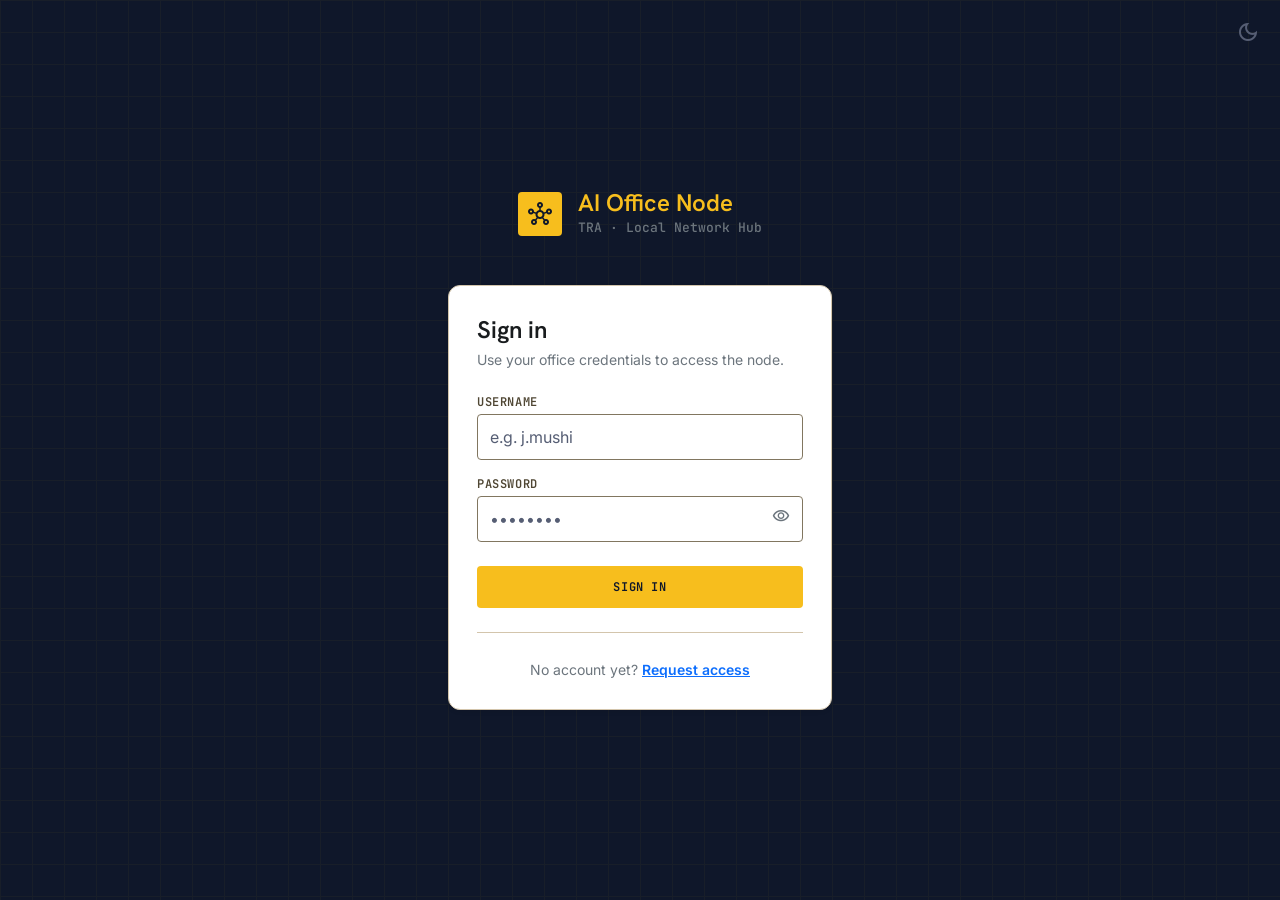
<file: frontend/index.html>
<!DOCTYPE html>
<html lang="en" data-bs-theme="light">
<head>
<meta charset="utf-8"/>
<meta content="width=device-width, initial-scale=1.0" name="viewport"/>
<title>Sign in — AI Office Node</title>
<link href="https://cdn.jsdelivr.net/npm/bootstrap@5.3.3/dist/css/bootstrap.min.css" rel="stylesheet"/>
<script src="js/theme.js"></script>
<link href="https://fonts.googleapis.com/css2?family=Inter:wght@400;500;600&family=JetBrains+Mono:wght@400;500;600&family=Hanken+Grotesk:wght@600;700;800&family=Material+Symbols+Outlined:wght,FILL@100..700,0..1&display=swap" rel="stylesheet"/>
<link rel="stylesheet" href="css/styles.css"/>
</head>
<body class="bg-sidebar vh-100 d-flex align-items-center justify-content-center position-relative overflow-hidden">
  <div class="auth-grid"></div>

  <button type="button" onclick="toggleTheme()" class="theme-toggle position-absolute top-0 end-0 m-3" title="Toggle light/dark theme">
    <span class="material-symbols-outlined" data-theme-icon>dark_mode</span>
  </button>

  <div class="position-relative w-100 w-max-sm mx-4">
    <div class="d-flex align-items-center gap-3 justify-content-center mb-5">
      <div class="icon-box bg-brand">
        <span class="material-symbols-outlined text-on-brand">hub</span>
      </div>
      <div>
        <h1 class="font-headline-md text-headline-md text-brand mb-0 lh-1">AI Office Node</h1>
        <p class="font-mono-sm text-mono-sm text-secondary mt-1 mb-0">TRA · Local Network Hub</p>
      </div>
    </div>

    <div class="bg-surface border border-soft rounded-xl p-7 shadow-sm">
      <h2 class="font-headline-md text-headline-md text-main mb-1">Sign in</h2>
      <p class="font-body-sm text-body-sm text-secondary mb-4">Use your office credentials to access the node.</p>

      <div id="login-error" hidden class="mb-3 bg-error-container border border-error text-on-error-container font-body-sm text-body-sm rounded px-3 py-2 d-flex align-items-center gap-2">
        <span class="material-symbols-outlined icon-xs">error</span>
        <span id="login-error-text">Invalid username or password.</span>
      </div>

      <form id="login-form" class="d-flex flex-column gap-3">
        <div>
          <label class="font-label-md text-label-md text-on-surface-variant d-block mb-1" for="login-username">USERNAME</label>
          <input id="login-username" type="text" required autocomplete="username"
            class="form-control py-25 font-body-md text-body-md" placeholder="e.g. j.mushi"/>
        </div>
        <div>
          <label class="font-label-md text-label-md text-on-surface-variant d-block mb-1" for="login-password">PASSWORD</label>
          <div class="position-relative">
            <input id="login-password" type="password" required autocomplete="current-password"
              class="form-control py-25 pe-5 font-body-md text-body-md" placeholder="••••••••"/>
            <button type="button" id="toggle-password" class="btn btn-link position-absolute end-0 top-50 translate-middle-y text-secondary p-2 me-1 text-decoration-none" title="Show / Hide password">
              <span class="material-symbols-outlined icon-sm" id="toggle-password-icon">visibility</span>
            </button>
          </div>
        </div>
        <button type="submit" class="btn btn-brand w-100 mt-2">SIGN IN</button>
      </form>

      <div class="mt-4 pt-4 border-top border-soft text-center">
        <span class="font-body-sm text-body-sm text-secondary">No account yet? </span>
        <a href="register.html" class="font-body-sm text-body-sm text-primary fw-semibold hover-underline">Request access</a>
      </div>
    </div>
  </div>

  <script src="js/store.js"></script>
  <script src="js/login.js"></script>
</body>
</html>
</file>
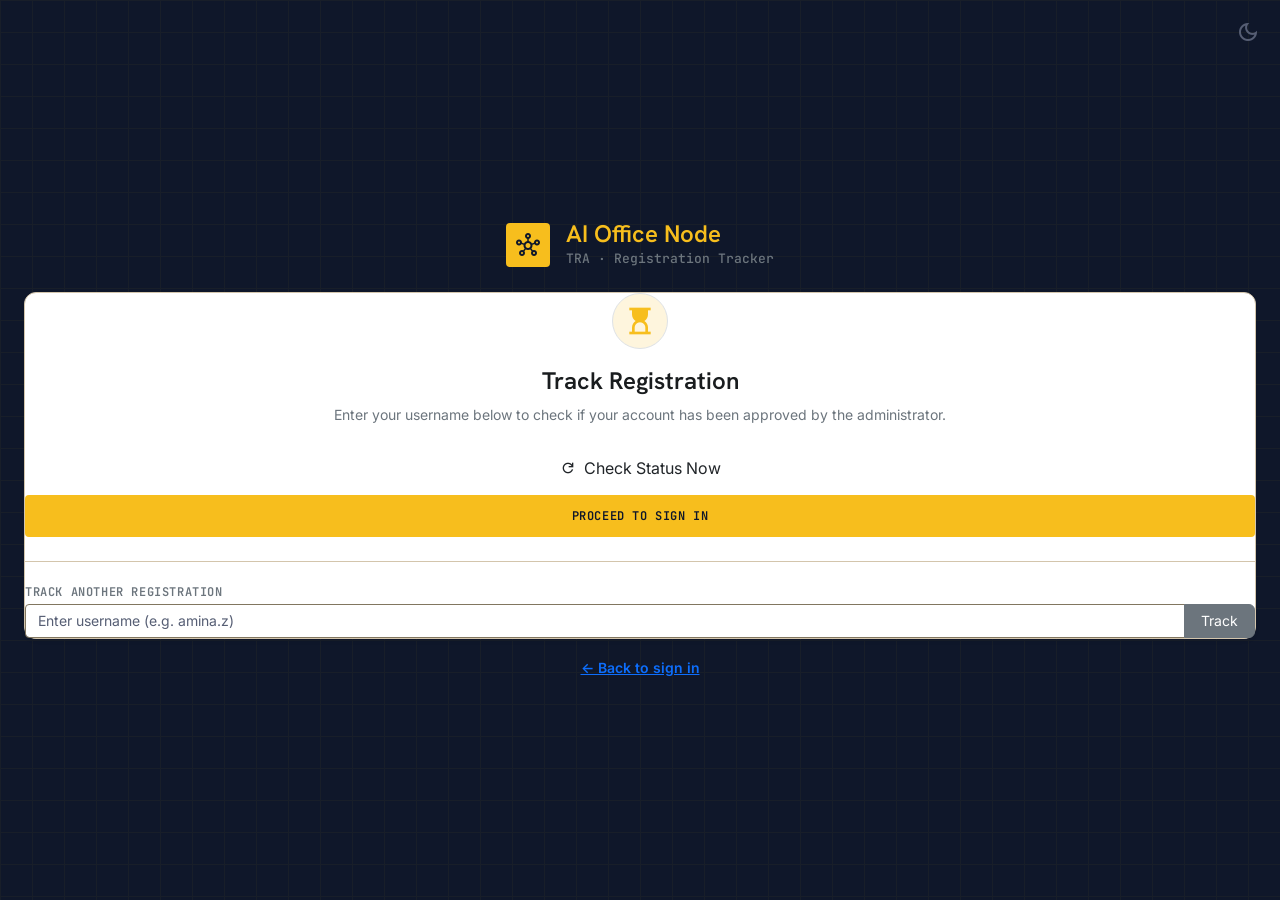
<file: frontend/pending.html>
<!DOCTYPE html>
<html lang="en" data-bs-theme="light">
<head>
<meta charset="utf-8"/>
<meta content="width=device-width, initial-scale=1.0" name="viewport"/>
<title>Registration Status — AI Office Node</title>
<link href="https://cdn.jsdelivr.net/npm/bootstrap@5.3.3/dist/css/bootstrap.min.css" rel="stylesheet"/>
<script src="js/theme.js"></script>
<link href="https://fonts.googleapis.com/css2?family=Inter:wght@400;500;600&family=JetBrains+Mono:wght@400;500;600&family=Hanken+Grotesk:wght@600;700;800&family=Material+Symbols+Outlined:wght,FILL@100..700,0..1&display=swap" rel="stylesheet"/>
<link rel="stylesheet" href="css/styles.css"/>
</head>
<body class="bg-sidebar vh-100 d-flex align-items-center justify-content-center position-relative overflow-auto py-5">
  <div class="auth-grid"></div>

  <button type="button" onclick="toggleTheme()" class="theme-toggle position-absolute top-0 end-0 m-3" title="Toggle light/dark theme">
    <span class="material-symbols-outlined" data-theme-icon>dark_mode</span>
  </button>

  <div class="position-relative w-100 w-max-md mx-4">
    <div class="d-flex align-items-center gap-3 justify-content-center mb-4">
      <div class="icon-box bg-brand">
        <span class="material-symbols-outlined text-on-brand">hub</span>
      </div>
      <div>
        <h1 class="font-headline-md text-headline-md text-brand mb-0 lh-1">AI Office Node</h1>
        <p class="font-mono-sm text-mono-sm text-secondary mt-1 mb-0">TRA · Registration Tracker</p>
      </div>
    </div>

    <div class="bg-surface border border-soft rounded-xl p-6 shadow-sm text-center">
      
      <!-- Dynamic Status Icon -->
      <div id="status-icon-box" class="icon-box-lg bg-brand-soft border border-brand d-flex align-items-center justify-content-center mx-auto mb-3">
        <span id="status-icon" class="material-symbols-outlined text-brand" style="font-size: 32px;">hourglass_top</span>
      </div>

      <h2 id="status-title" class="font-headline-md text-headline-md text-main mb-2">Registration Status</h2>
      <p id="status-subtitle" class="font-body-sm text-body-sm text-secondary mb-4">Checking approval status on the local node...</p>

      <!-- Account Info Card -->
      <div id="user-details-card" class="bg-surface-container border border-soft rounded-lg p-3 mb-4 text-start" hidden>
        <div class="row g-2 font-body-sm text-body-sm">
          <div class="col-6">
            <span class="text-secondary font-label-md text-label-md d-block">APPLICANT</span>
            <span id="card-name" class="fw-semibold text-main">—</span>
          </div>
          <div class="col-6">
            <span class="text-secondary font-label-md text-label-md d-block">USERNAME</span>
            <span id="card-username" class="font-mono-sm text-mono-sm text-secondary">—</span>
          </div>
          <div class="col-6">
            <span class="text-secondary font-label-md text-label-md d-block">DEPARTMENT</span>
            <span id="card-dept" class="text-main">—</span>
          </div>
          <div class="col-6">
            <span class="text-secondary font-label-md text-label-md d-block">STATUS</span>
            <span id="card-status-badge" class="badge-soft badge-pending">PENDING</span>
          </div>
        </div>
      </div>

      <!-- Admin Feedback Banner -->
      <div id="feedback-container" class="alert alert-info border d-flex align-items-start gap-3 text-start mb-4" hidden>
        <span class="material-symbols-outlined text-primary mt-1">chat_bubble</span>
        <div>
          <strong class="d-block font-label-md text-label-md text-primary">ADMINISTRATOR FEEDBACK:</strong>
          <p id="feedback-text" class="font-body-sm text-body-sm mb-0 mt-1 text-main"></p>
        </div>
      </div>

      <!-- Action Buttons -->
      <div class="d-flex flex-column gap-2">
        <button id="btn-refresh" type="button" class="btn btn-outline-brand w-100 d-flex align-items-center justify-content-center gap-2">
          <span class="material-symbols-outlined icon-xs">refresh</span> Check Status Now
        </button>
        <a id="btn-signin" href="login.html" class="btn btn-brand w-100">PROCEED TO SIGN IN</a>
      </div>

      <!-- Lookup another user form -->
      <div class="mt-4 pt-3 border-top border-soft text-start">
        <label class="font-label-md text-label-md text-secondary mb-1" for="input-check-username">TRACK ANOTHER REGISTRATION</label>
        <div class="input-group">
          <input id="input-check-username" type="text" class="form-control font-body-sm text-body-sm" placeholder="Enter username (e.g. amina.z)"/>
          <button id="btn-lookup" class="btn btn-secondary px-3 font-body-sm text-body-sm" type="button">Track</button>
        </div>
      </div>

    </div>

    <div class="text-center mt-3">
      <a href="login.html" class="font-body-sm text-body-sm text-primary fw-semibold hover-underline">&larr; Back to sign in</a>
    </div>
  </div>

  <script src="js/store.js"></script>
  <script>
    document.addEventListener("DOMContentLoaded", () => {
      const urlParams = new URLSearchParams(window.location.search);
      let targetUsername = urlParams.get("username") || "";

      const inputLookup = document.getElementById("input-check-username");
      const btnLookup = document.getElementById("btn-lookup");
      const btnRefresh = document.getElementById("btn-refresh");

      if (targetUsername) {
        inputLookup.value = targetUsername;
        checkStatus(targetUsername);
      } else {
        showEmptyPrompt();
      }

      btnLookup.addEventListener("click", () => {
        const u = inputLookup.value.trim();
        if (u) {
          targetUsername = u;
          window.history.replaceState({}, "", `pending.html?username=${encodeURIComponent(u)}`);
          checkStatus(u);
        }
      });

      inputLookup.addEventListener("keydown", (e) => {
        if (e.key === "Enter") {
          e.preventDefault();
          btnLookup.click();
        }
      });

      btnRefresh.addEventListener("click", () => {
        if (targetUsername) checkStatus(targetUsername);
      });

      // Auto-poll every 8 seconds if in pending state
      let pollInterval = setInterval(() => {
        if (targetUsername) {
          checkStatus(targetUsername, true);
        }
      }, 8000);

      async function checkStatus(username, isPoll = false) {
        if (!isPoll) {
          btnRefresh.disabled = true;
          btnRefresh.innerHTML = `<span class="spinner-border spinner-border-sm"></span> Checking...`;
        }

        try {
          const res = await Store.checkStatus(username);
          if (!res || !res.exists) {
            renderNotFound(username);
            return;
          }

          renderUserStatus(res);
        } catch (e) {
          console.error(e);
        } finally {
          if (!isPoll) {
            btnRefresh.disabled = false;
            btnRefresh.innerHTML = `<span class="material-symbols-outlined icon-xs">refresh</span> Check Status Now`;
          }
        }
      }

      function showEmptyPrompt() {
        document.getElementById("status-title").textContent = "Track Registration";
        document.getElementById("status-subtitle").textContent = "Enter your username below to check if your account has been approved by the administrator.";
        document.getElementById("user-details-card").hidden = true;
        document.getElementById("feedback-container").hidden = true;
      }

      function renderNotFound(username) {
        document.getElementById("status-icon-box").className = "icon-box-lg bg-warning-soft border border-warning d-flex align-items-center justify-content-center mx-auto mb-3";
        document.getElementById("status-icon").textContent = "search_off";
        document.getElementById("status-icon").className = "material-symbols-outlined text-warning";
        document.getElementById("status-title").textContent = "Account Not Found";
        document.getElementById("status-subtitle").textContent = `No registration request found for username "${username}". Please verify your username or submit a new access request.`;
        document.getElementById("user-details-card").hidden = true;
        document.getElementById("feedback-container").hidden = true;
      }

      function renderUserStatus(data) {
        const detailsCard = document.getElementById("user-details-card");
        const feedbackContainer = document.getElementById("feedback-container");
        const feedbackText = document.getElementById("feedback-text");
        const cardBadge = document.getElementById("card-status-badge");
        const iconBox = document.getElementById("status-icon-box");
        const icon = document.getElementById("status-icon");
        const title = document.getElementById("status-title");
        const subtitle = document.getElementById("status-subtitle");
        const btnSignIn = document.getElementById("btn-signin");

        detailsCard.hidden = false;
        document.getElementById("card-name").textContent = data.name || "—";
        document.getElementById("card-username").textContent = data.username;
        document.getElementById("card-dept").textContent = data.dept || "—";

        if (data.status === "active") {
          iconBox.className = "icon-box-lg bg-success-soft border border-success d-flex align-items-center justify-content-center mx-auto mb-3";
          icon.className = "material-symbols-outlined text-success";
          icon.textContent = "check_circle";
          title.textContent = "Account Approved!";
          subtitle.textContent = "Your registration request has been approved by the administrator. You can now sign in to the node.";
          cardBadge.className = "badge-soft badge-active";
          cardBadge.textContent = "ACTIVE / APPROVED";

          btnSignIn.className = "btn btn-success text-white w-100 py-2 fw-semibold";
          btnSignIn.textContent = "SIGN IN NOW →";

          if (data.approval_feedback) {
            feedbackContainer.hidden = false;
            feedbackContainer.className = "alert alert-success border border-success d-flex align-items-start gap-3 text-start mb-4";
            feedbackText.textContent = data.approval_feedback;
          } else {
            feedbackContainer.hidden = true;
          }

          clearInterval(pollInterval);
        } else if (data.status === "pending") {
          iconBox.className = "icon-box-lg bg-brand-soft border border-brand d-flex align-items-center justify-content-center mx-auto mb-3";
          icon.className = "material-symbols-outlined text-brand";
          icon.textContent = "hourglass_top";
          title.textContent = "Waiting for Approval";
          subtitle.textContent = "Your registration request is in the administrator approval queue. This page auto-refreshes every few seconds.";
          cardBadge.className = "badge-soft badge-pending";
          cardBadge.textContent = "PENDING REVIEW";

          btnSignIn.className = "btn btn-brand w-100";
          btnSignIn.textContent = "BACK TO SIGN IN";

          if (data.approval_feedback) {
            feedbackContainer.hidden = false;
            feedbackContainer.className = "alert alert-info border d-flex align-items-start gap-3 text-start mb-4";
            feedbackText.textContent = data.approval_feedback;
          } else {
            feedbackContainer.hidden = true;
          }
        } else if (data.status === "removed") {
          iconBox.className = "icon-box-lg bg-error-container border border-error d-flex align-items-center justify-content-center mx-auto mb-3";
          icon.className = "material-symbols-outlined text-error";
          icon.textContent = "cancel";
          title.textContent = "Request Not Approved";
          subtitle.textContent = "Your access request was reviewed and closed by the administrator.";
          cardBadge.className = "badge-soft badge-removed";
          cardBadge.textContent = "REJECTED / DEACTIVATED";

          btnSignIn.className = "btn btn-outline-secondary w-100";
          btnSignIn.textContent = "RETURN TO SIGN IN";

          if (data.approval_feedback) {
            feedbackContainer.hidden = false;
            feedbackContainer.className = "alert alert-danger border border-danger d-flex align-items-start gap-3 text-start mb-4";
            feedbackText.textContent = data.approval_feedback;
          } else {
            feedbackContainer.hidden = true;
          }

          clearInterval(pollInterval);
        }
      }
    });
  </script>
</body>
</html>
</file>
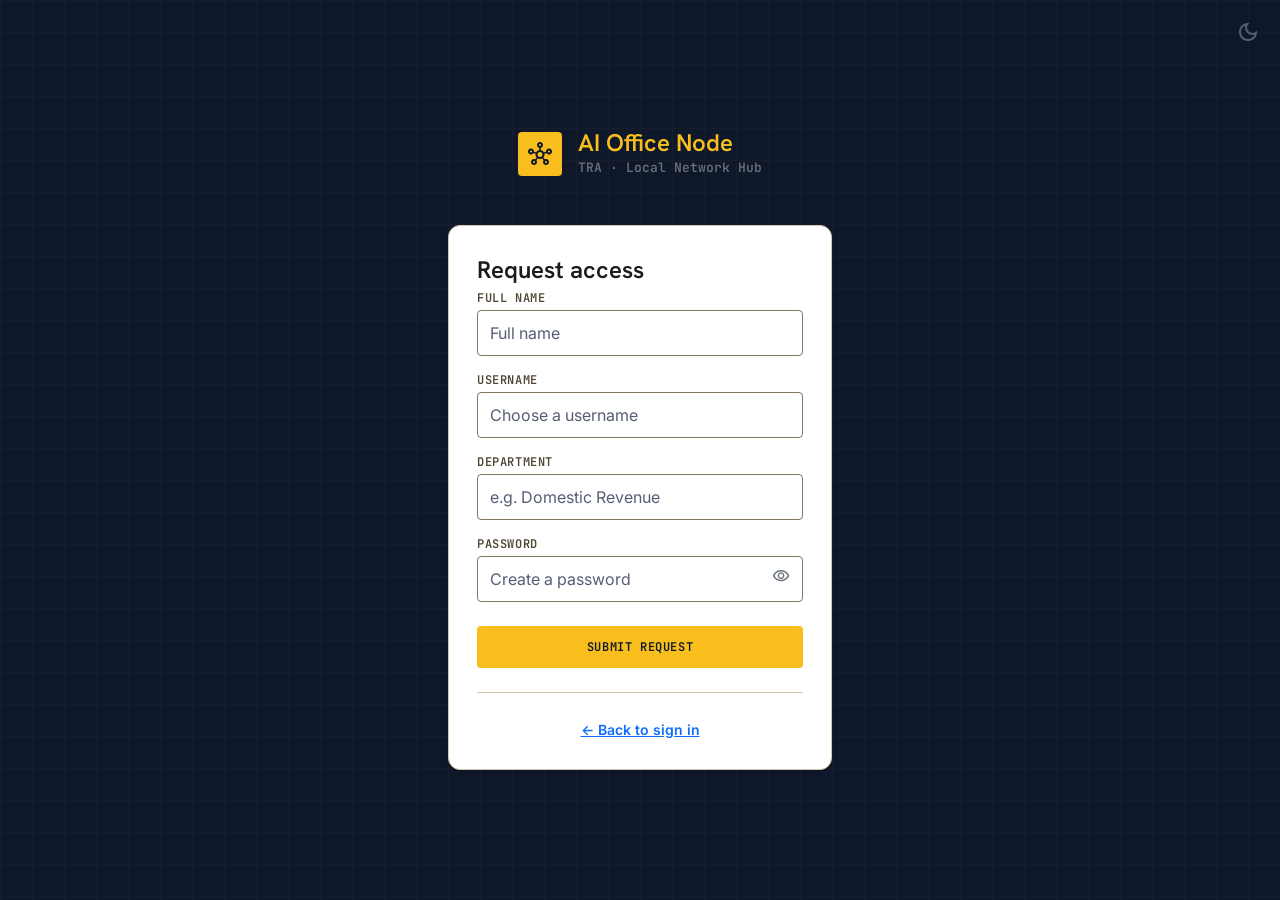
<file: frontend/register.html>
<!DOCTYPE html>
<html lang="en" data-bs-theme="light">
<head>
<meta charset="utf-8"/>
<meta content="width=device-width, initial-scale=1.0" name="viewport"/>
<title>Request access — AI Office Node</title>
<link href="https://cdn.jsdelivr.net/npm/bootstrap@5.3.3/dist/css/bootstrap.min.css" rel="stylesheet"/>
<script src="js/theme.js"></script>
<link href="https://fonts.googleapis.com/css2?family=Inter:wght@400;500;600&family=JetBrains+Mono:wght@400;500;600&family=Hanken+Grotesk:wght@600;700;800&family=Material+Symbols+Outlined:wght,FILL@100..700,0..1&display=swap" rel="stylesheet"/>
<link rel="stylesheet" href="css/styles.css"/>
</head>
<body class="bg-sidebar vh-100 d-flex align-items-center justify-content-center position-relative overflow-hidden">
  <div class="auth-grid"></div>

  <button type="button" onclick="toggleTheme()" class="theme-toggle position-absolute top-0 end-0 m-3" title="Toggle light/dark theme">
    <span class="material-symbols-outlined" data-theme-icon>dark_mode</span>
  </button>

  <div class="position-relative w-100 w-max-sm mx-4">
    <div class="d-flex align-items-center gap-3 justify-content-center mb-5">
      <div class="icon-box bg-brand">
        <span class="material-symbols-outlined text-on-brand">hub</span>
      </div>
      <div>
        <h1 class="font-headline-md text-headline-md text-brand mb-0 lh-1">AI Office Node</h1>
        <p class="font-mono-sm text-mono-sm text-secondary mt-1 mb-0">TRA · Local Network Hub</p>
      </div>
    </div>

    <div class="bg-surface border border-soft rounded-xl p-7 shadow-sm">
      <h2 class="font-headline-md text-headline-md text-main mb-1">Request access</h2>
      <div id="reg-error" hidden class="mb-3 bg-error-container border border-error text-on-error-container font-body-sm text-body-sm rounded px-3 py-2 d-flex align-items-center gap-2">
        <span class="material-symbols-outlined icon-xs">error</span>
        <span id="reg-error-text">Registration error.</span>
      </div>

      <form id="register-form" class="d-flex flex-column gap-3">
        <div>
          <label class="font-label-md text-label-md text-on-surface-variant d-block mb-1" for="reg-name">FULL NAME</label>
          <input id="reg-name" type="text" required class="form-control py-25 font-body-md text-body-md" placeholder="Full name"/>
        </div>
        <div>
          <label class="font-label-md text-label-md text-on-surface-variant d-block mb-1" for="reg-username">USERNAME</label>
          <input id="reg-username" type="text" required class="form-control py-25 font-body-md text-body-md" placeholder="Choose a username"/>
        </div>
        <div>
          <label class="font-label-md text-label-md text-on-surface-variant d-block mb-1" for="reg-dept">DEPARTMENT</label>
          <input id="reg-dept" type="text" required class="form-control py-25 font-body-md text-body-md" placeholder="e.g. Domestic Revenue"/>
        </div>
        <div>
          <label class="font-label-md text-label-md text-on-surface-variant d-block mb-1" for="reg-password">PASSWORD</label>
          <div class="position-relative">
            <input id="reg-password" type="password" required class="form-control py-25 pe-5 font-body-md text-body-md" placeholder="Create a password"/>
            <button type="button" id="toggle-reg-password" class="btn btn-link position-absolute end-0 top-50 translate-middle-y text-secondary p-2 me-1 text-decoration-none" title="Show / Hide password">
              <span class="material-symbols-outlined icon-sm" id="toggle-reg-password-icon">visibility</span>
            </button>
          </div>
        </div>
        <button type="submit" class="btn btn-brand w-100 mt-2">SUBMIT REQUEST</button>
      </form>

      <div class="mt-4 pt-4 border-top border-soft text-center">
        <a href="login.html" class="font-body-sm text-body-sm text-primary fw-semibold hover-underline">← Back to sign in</a>
      </div>
    </div>
  </div>

  <script src="js/store.js"></script>
  <script src="js/register.js"></script>
</body>
</html>
</file>
<file: frontend/css/styles.css>
/* ============================================================
   AI Office Node — theme layer (replaces Tailwind)
   Bootstrap 5.3 provides the layout/component framework; this file
   supplies the brand colors, typography and component styling.
   Light/dark switching is driven by [data-bs-theme] on <html>.
   ============================================================ */

/* ---------- Theme tokens ---------- */
:root,
[data-bs-theme="light"] {
  color-scheme: light;

  --bg: #f7f9fb;
  --surface: #ffffff;
  --surface-container: #eceef0;
  --surface-highest: #e0e3e5;
  --sidebar: #0f172a;
  --sidebar-soft: #1e293b;

  --text-main: #191c1e;
  --text-secondary: #565e74;
  --text-tertiary: #64748b;
  --on-surface-variant: #4f4633;

  --primary: #785a00;
  --border-soft: #d3c5ac;
  --border-mid: #817660;

  --brand: #f7be1d;
  --brand-hover: #eab308;
  --on-brand: #0f172a;
  --primary-container: #eab308;
  --on-primary-container: #604700;

  --error: #ba1a1a;
  --error-container: #ffdad6;
  --on-error-container: #93000a;

  --success: #0d9488;
  --success-container: #ccfbf1;

  --input-bg: #ffffff;
  --shadow-sm: 0 1px 3px rgba(15, 23, 42, 0.08);
}

[data-bs-theme="dark"] {
  color-scheme: dark;

  --bg: #0f172a;
  --surface: #1e293b;
  --surface-container: #273449;
  --surface-highest: #2f3d56;
  --sidebar: #0b1120;
  --sidebar-soft: #1e293b;

  --text-main: #e2e8f0;
  --text-secondary: #94a3b8;
  --text-tertiary: #64748b;
  --on-surface-variant: #cbd5e1;

  --primary: #f7be1d;
  --border-soft: #334155;
  --border-mid: #475569;

  --brand: #f7be1d;
  --brand-hover: #eab308;
  --on-brand: #0f172a;
  --primary-container: #eab308;
  --on-primary-container: #251a00;

  --error: #ffb4ab;
  --error-container: #93000a;
  --on-error-container: #ffdad6;

  --success: #2dd4bf;
  --success-container: #134e4a;

  --input-bg: #0f172a;
  --shadow-sm: 0 1px 3px rgba(0, 0, 0, 0.4);
}

/* ---------- Base ---------- */
body { font-family: "Inter", sans-serif; }
[hidden] { display: none !important; }

.material-symbols-outlined {
  font-variation-settings: "FILL" 0, "wght" 400, "GRAD" 0, "opsz" 24;
}
.material-symbols-outlined[data-weight="fill"] {
  font-variation-settings: "FILL" 1;
}

/* ---------- Typography (brand scale) ---------- */
.font-headline-md { font-family: "Hanken Grotesk", sans-serif; }
.text-headline-md { font-size: 24px; line-height: 32px; font-weight: 600; }
.font-headline-lg { font-family: "Hanken Grotesk", sans-serif; }
.text-headline-lg { font-size: 32px; line-height: 40px; letter-spacing: -0.02em; font-weight: 700; }
.font-body-md { font-family: "Inter", sans-serif; }
.text-body-md { font-size: 16px; line-height: 24px; font-weight: 400; }
.font-body-sm { font-family: "Inter", sans-serif; }
.text-body-sm { font-size: 14px; line-height: 20px; font-weight: 400; }
.font-body-lg { font-family: "Inter", sans-serif; }
.text-body-lg { font-size: 18px; line-height: 28px; font-weight: 400; }
.font-label-md { font-family: "JetBrains Mono", monospace; }
.text-label-md { font-size: 12px; line-height: 16px; letter-spacing: 0.05em; font-weight: 600; }
.font-mono-sm { font-family: "JetBrains Mono", monospace; }
.text-mono-sm { font-size: 13px; line-height: 18px; font-weight: 500; }

/* ---------- Brand colors ---------- */
.bg-app { background-color: var(--bg); }
.bg-surface { background-color: var(--surface); }
.bg-surface-container { background-color: var(--surface-container); }
.bg-surface-highest { background-color: var(--surface-highest); }
.bg-sidebar { background-color: var(--sidebar); }
.bg-brand { background-color: var(--brand); }
.bg-brand-soft { background-color: rgba(247, 190, 29, 0.15); }
.bg-primary-container { background-color: var(--primary-container); }
.bg-error-container { background-color: var(--error-container); }
.bg-success-container { background-color: var(--success-container); }
.bg-success { background-color: var(--success); }

.text-main { color: var(--text-main); }
.text-secondary { color: var(--text-secondary); }
.text-tertiary { color: var(--text-tertiary); }
.text-brand { color: var(--brand); }
.text-on-brand { color: var(--on-brand); }
.text-primary { color: var(--primary); }
.text-on-primary-container { color: var(--on-primary-container); }
.text-on-error-container { color: var(--on-error-container); }
.text-on-surface-variant { color: var(--on-surface-variant); }
.text-error { color: var(--error); }
.text-success { color: var(--success); }
.text-soft-on-sidebar { color: #cbd5e1; }

.border-soft { border-color: var(--border-soft) !important; }
.border-mid { border-color: var(--border-mid) !important; }
.border-error { border-color: var(--error) !important; }

/* ---------- Layout helpers ---------- */
.w-max-sm { max-width: 24rem; }
.max-w-4xl { max-width: 56rem; }
.max-w-5xl { max-width: 64rem; }
.min-h-0 { min-height: 0 !important; }
.min-w-0 { min-width: 0; }
.max-h-32 { max-height: 8rem; }
.resize-none { resize: none; }
.cursor-pointer { cursor: pointer; }
.text-11 { font-size: 11px; }
.rounded-lg { border-radius: 0.5rem; }
.rounded-xl { border-radius: 0.75rem; }
.icon-box { width: 2.75rem; height: 2.75rem; border-radius: 0.25rem; display: flex; align-items: center; justify-content: center; }
.icon-box-lg { width: 3.5rem; height: 3.5rem; border-radius: 50rem; }
.icon-box-sm { width: 2rem; height: 2rem; border-radius: 50rem; }
.icon-sm { font-size: 18px; }
.icon-xs { font-size: 16px; }
.icon-md { font-size: 20px; }
.p-7 { padding: 1.75rem; }
.py-25 { padding-block: 0.625rem; }
.px-25 { padding-inline: 0.625rem; }
.hover-underline:hover { text-decoration: underline; }
.text-truncate { overflow: hidden; text-overflow: ellipsis; white-space: nowrap; }

/* ---------- Auth pages ---------- */
.auth-grid {
  position: absolute;
  inset: 0;
  opacity: 0.04;
  background-image: linear-gradient(#f7be1d 1px, transparent 1px),
    linear-gradient(90deg, #f7be1d 1px, transparent 1px);
  background-size: 32px 32px;
}

/* ---------- Buttons ---------- */
.btn-brand {
  background-color: var(--brand);
  border: 0;
  color: var(--on-brand);
  border-radius: 0.25rem;
  padding: 0.75rem 1rem;
  font-family: "JetBrains Mono", monospace;
  font-size: 12px;
  letter-spacing: 0.05em;
  font-weight: 600;
  transition: background-color 0.2s ease, opacity 0.2s ease;
}
.btn-brand:hover,
.btn-brand:focus {
  background-color: var(--brand-hover);
  color: var(--on-brand);
}
.btn-brand:disabled {
  opacity: 0.5;
  cursor: not-allowed;
}

.btn-chip {
  background-color: var(--surface-highest);
  border: 1px solid var(--border-soft);
  color: var(--on-surface-variant);
  border-radius: 50rem;
  padding: 0.375rem 0.75rem;
  font-family: "JetBrains Mono", monospace;
  font-size: 12px;
  letter-spacing: 0.05em;
  font-weight: 600;
  display: inline-flex;
  align-items: center;
  gap: 0.375rem;
  transition: border-color 0.2s, color 0.2s;
}
.btn-chip:hover {
  border-color: var(--brand);
  color: var(--text-main);
}

.theme-toggle {
  width: 2rem;
  height: 2rem;
  border-radius: 50rem;
  display: flex;
  align-items: center;
  justify-content: center;
  background: transparent;
  border: 0;
  color: var(--text-secondary);
  transition: color 0.2s, background-color 0.2s;
}
.theme-toggle:hover {
  color: var(--text-main);
  background-color: var(--surface-container);
}

/* ---------- Forms ---------- */
.form-control {
  background-color: var(--input-bg);
  border-color: var(--border-mid);
  color: var(--text-main);
  border-radius: 0.25rem;
}
.form-control:focus {
  background-color: var(--input-bg);
  border-color: var(--text-main);
  color: var(--text-main);
  box-shadow: 0 0 0 1px var(--text-main);
}
.form-control::placeholder { color: var(--text-secondary); }

.chat-input-wrap {
  background-color: var(--surface);
  border: 1px solid var(--border-mid);
  border-radius: 0.5rem;
  transition: border-color 0.2s, box-shadow 0.2s;
}
.chat-input-wrap:focus-within {
  border-color: var(--text-main);
  box-shadow: 0 0 0 1px var(--text-main);
}
.input-plain {
  background-color: transparent;
  border: 0;
  box-shadow: none;
  color: var(--text-main);
}
.input-plain:focus {
  background-color: transparent;
  border: 0;
  box-shadow: none;
  color: var(--text-main);
}
.input-plain::placeholder { color: var(--text-secondary); }

/* ---------- Sidebar & header ---------- */
.sidebar {
  width: 16rem;
  background-color: var(--sidebar);
  z-index: 1040;
}
.side-link {
  display: flex;
  align-items: center;
  gap: 0.75rem;
  padding: 1rem 1.5rem;
  color: var(--on-sidebar, #e2e8f0);
  text-decoration: none;
  font-family: "JetBrains Mono", monospace;
  font-size: 12px;
  letter-spacing: 0.05em;
  font-weight: 600;
  border-right: 4px solid transparent;
  transition: background-color 0.2s, color 0.2s;
}
.side-link:hover {
  color: #ffffff;
  background-color: rgba(255, 255, 255, 0.05);
}
.side-link.active {
  color: var(--brand);
  background-color: rgba(255, 255, 255, 0.05);
  border-right-color: var(--brand);
}
.header-area {
  left: 16rem;
  height: 4rem;
  background-color: var(--surface);
  border-bottom: 1px solid var(--border-soft);
  z-index: 1030;
}
.content-area { margin-left: 16rem; }
.page-panel { margin-top: 4rem; }

/* ---------- Cards & links ---------- */
.card-link {
  transition: border-color 0.2s;
}
.card-link:hover {
  border-color: var(--brand);
}

/* ---------- Chat ---------- */
.chat-log { max-width: 56rem; padding-bottom: 13rem; }
.input-fade {
  background: linear-gradient(to top, var(--bg) 45%, transparent);
}
.msg-group { max-width: 80%; }
.bubble {
  padding: 1rem;
  border-radius: 0.75rem;
}
.bubble-user {
  background-color: var(--sidebar);
  color: #ffffff;
  border: 1px solid var(--sidebar-soft);
  border-bottom-right-radius: 0.25rem;
}
.bubble-ai {
  background-color: var(--surface);
  border: 1px solid var(--border-soft);
  border-left: 4px solid var(--primary-container);
  border-bottom-left-radius: 0.25rem;
  color: var(--text-main);
}
.bubble-error {
  background-color: var(--error-container);
  border: 1px solid var(--error);
  color: var(--on-error-container);
}
.avatar {
  width: 2rem;
  height: 2rem;
  border-radius: 50rem;
  display: flex;
  align-items: center;
  justify-content: center;
  flex-shrink: 0;
}
.avatar-user {
  background-color: var(--sidebar);
  color: var(--brand);
  font-family: "JetBrains Mono", monospace;
  font-size: 12px;
  letter-spacing: 0.05em;
  font-weight: 600;
}
.avatar-ai {
  background-color: var(--primary-container);
  color: var(--on-primary-container);
  border: 1px solid var(--brand);
}

/* ---------- Badges ---------- */
.badge-soft {
  display: inline-block;
  border-radius: 50rem;
  padding: 0.25rem 0.625rem;
  font-family: "JetBrains Mono", monospace;
  font-size: 12px;
  letter-spacing: 0.05em;
  font-weight: 600;
  white-space: nowrap;
}
.badge-active { background-color: var(--success-container); color: var(--success); }
.badge-pending { background-color: rgba(234, 185, 8, 0.25); color: var(--on-primary-container); }
.badge-removed { background-color: var(--error-container); color: var(--error); }

/* ---------- Tables ---------- */
.table { --bs-table-bg: transparent; }
.table > thead {
  background-color: var(--sidebar);
  color: #ffffff;
}
.table > thead th {
  font-family: "JetBrains Mono", monospace;
  font-size: 12px;
  letter-spacing: 0.05em;
  font-weight: 600;
  padding: 0.75rem 1.25rem;
  color: #ffffff;
  border-bottom: 0;
}
.table > tbody td {
  padding: 0.75rem 1.25rem;
  border-color: var(--border-soft);
  color: var(--text-main);
  vertical-align: middle;
}
</file>
